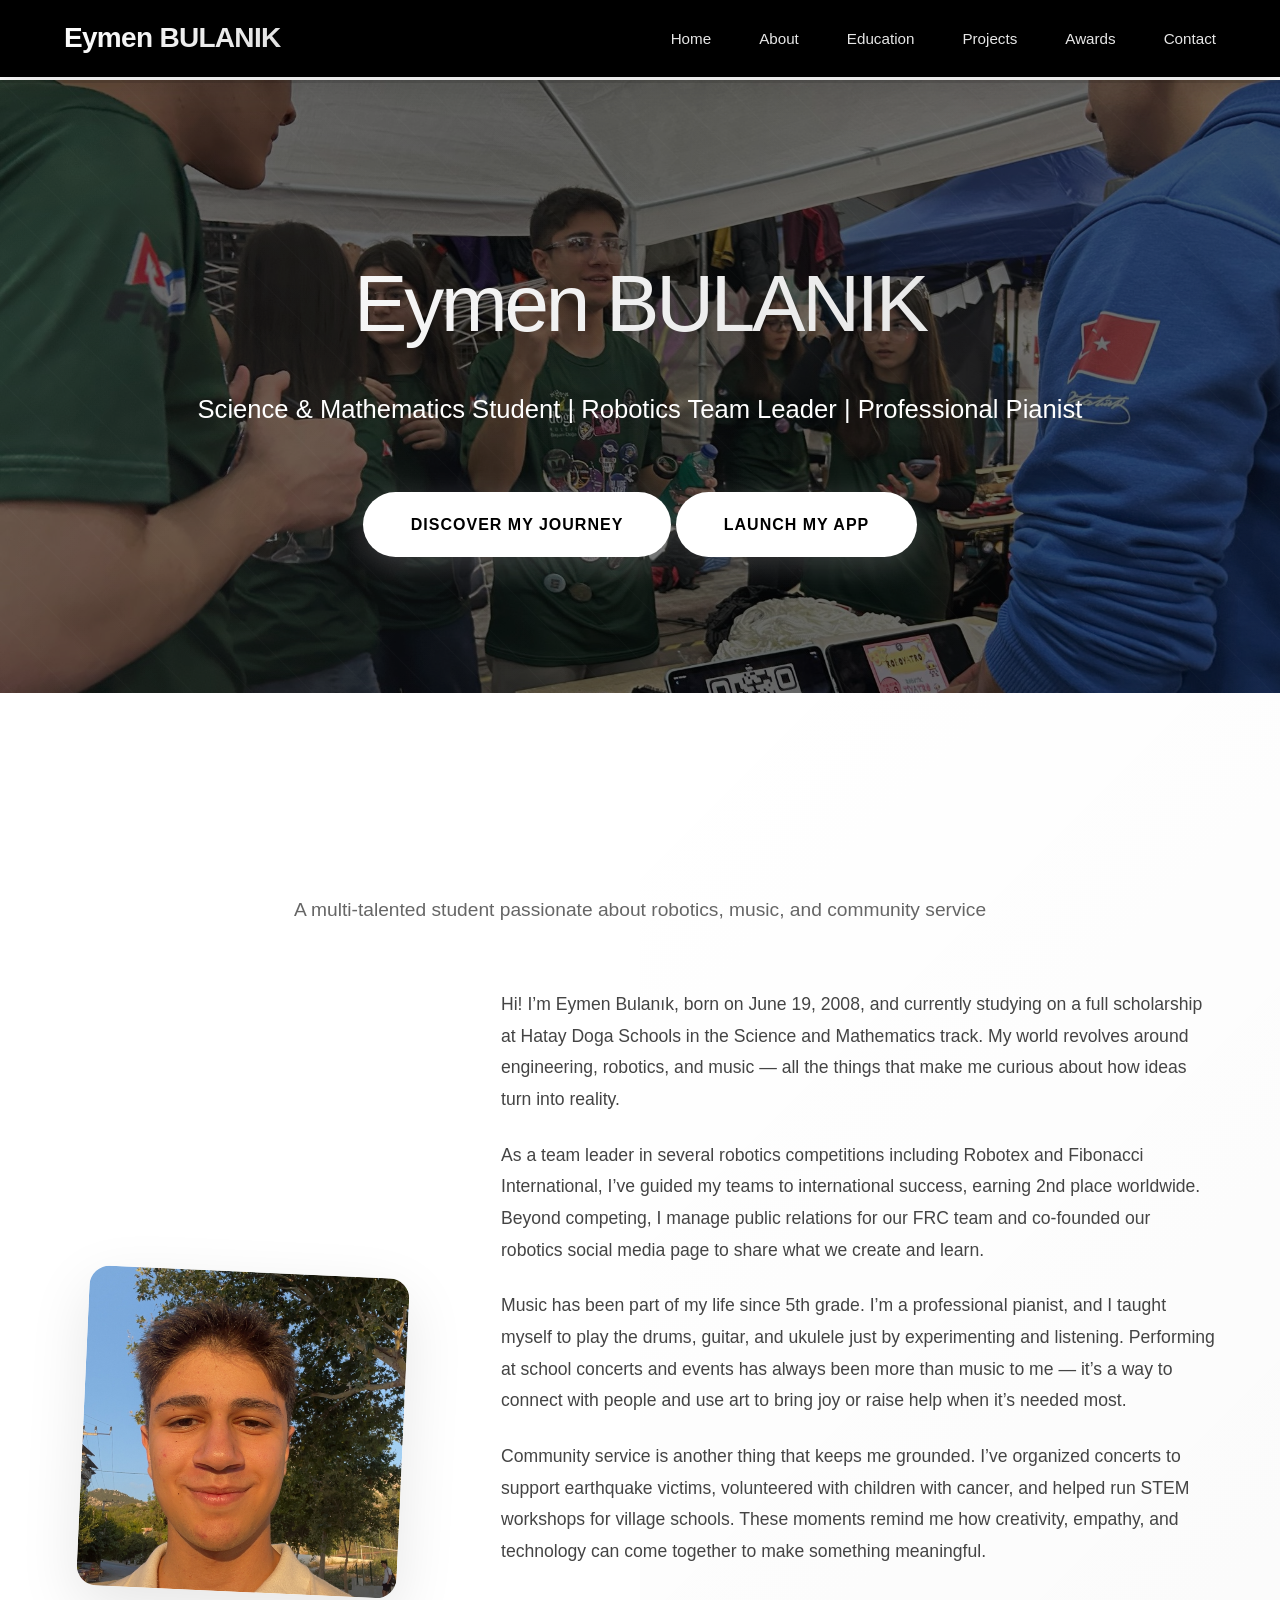
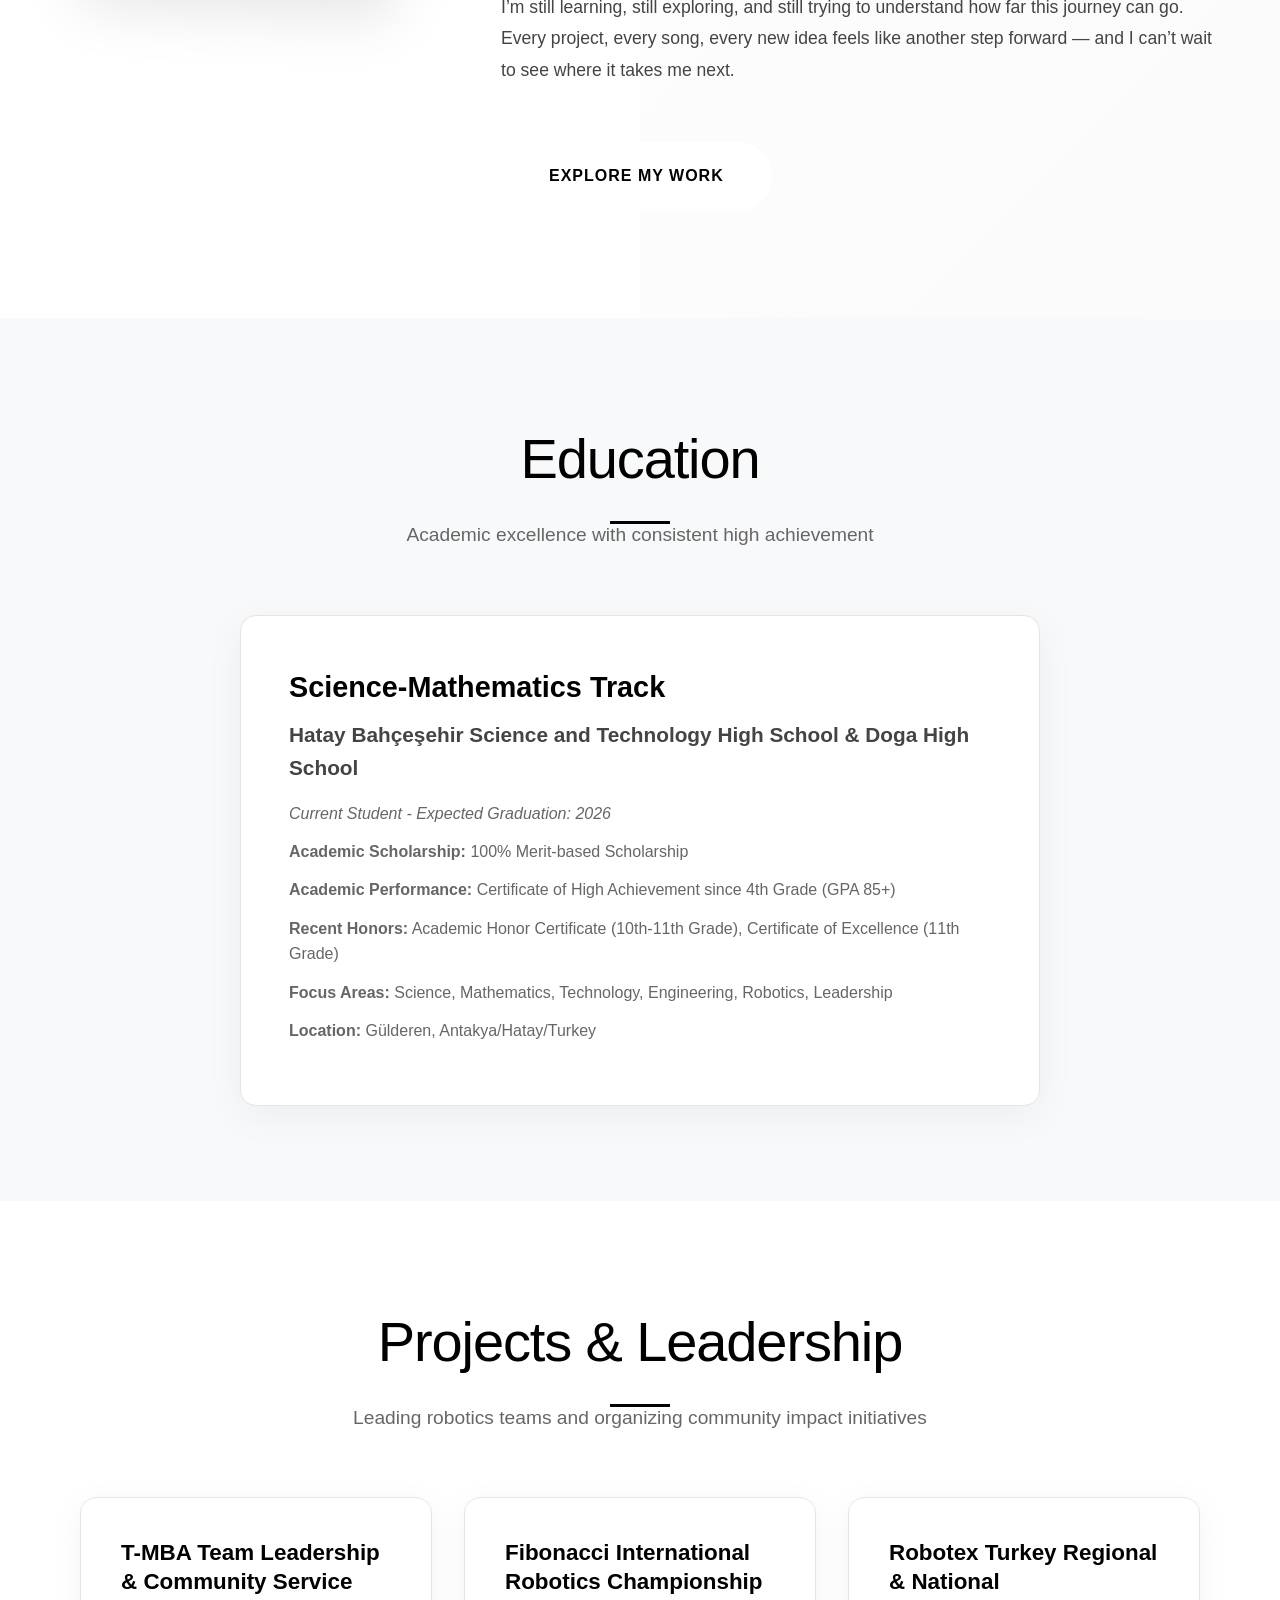
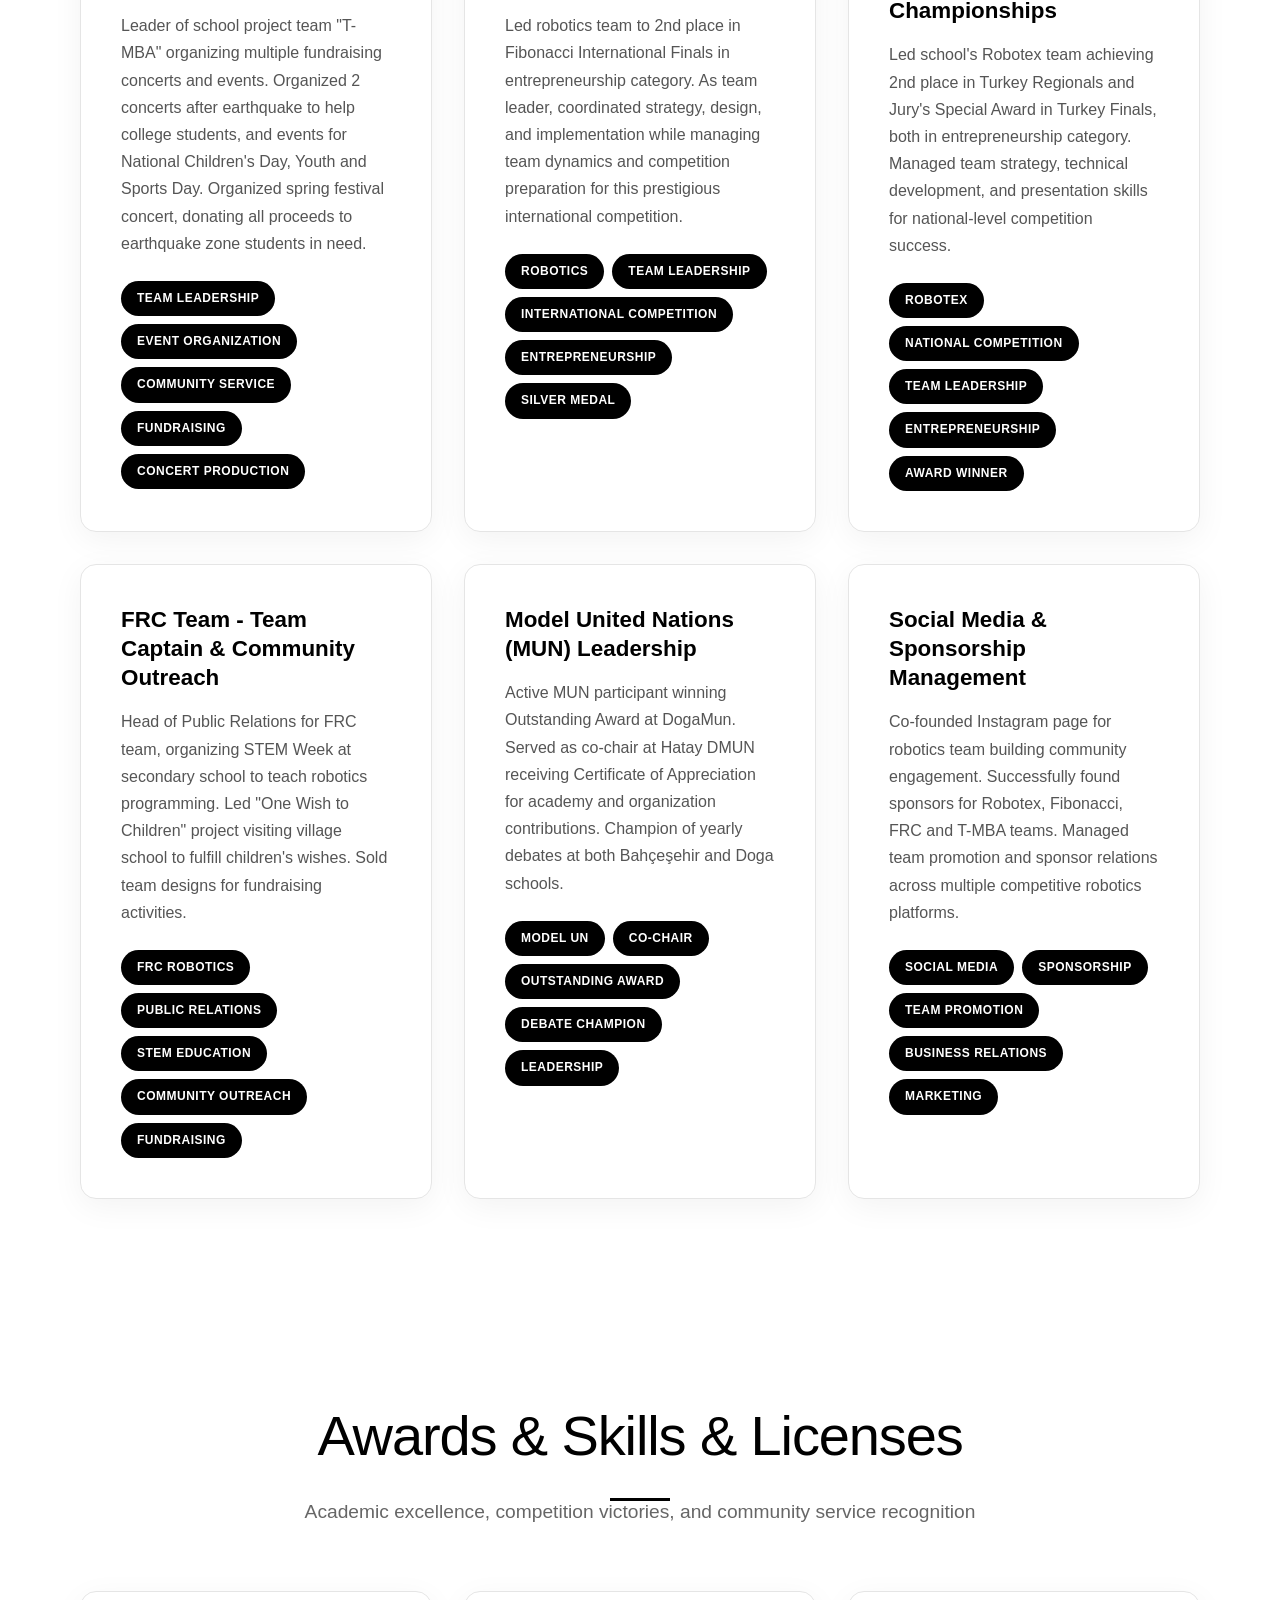
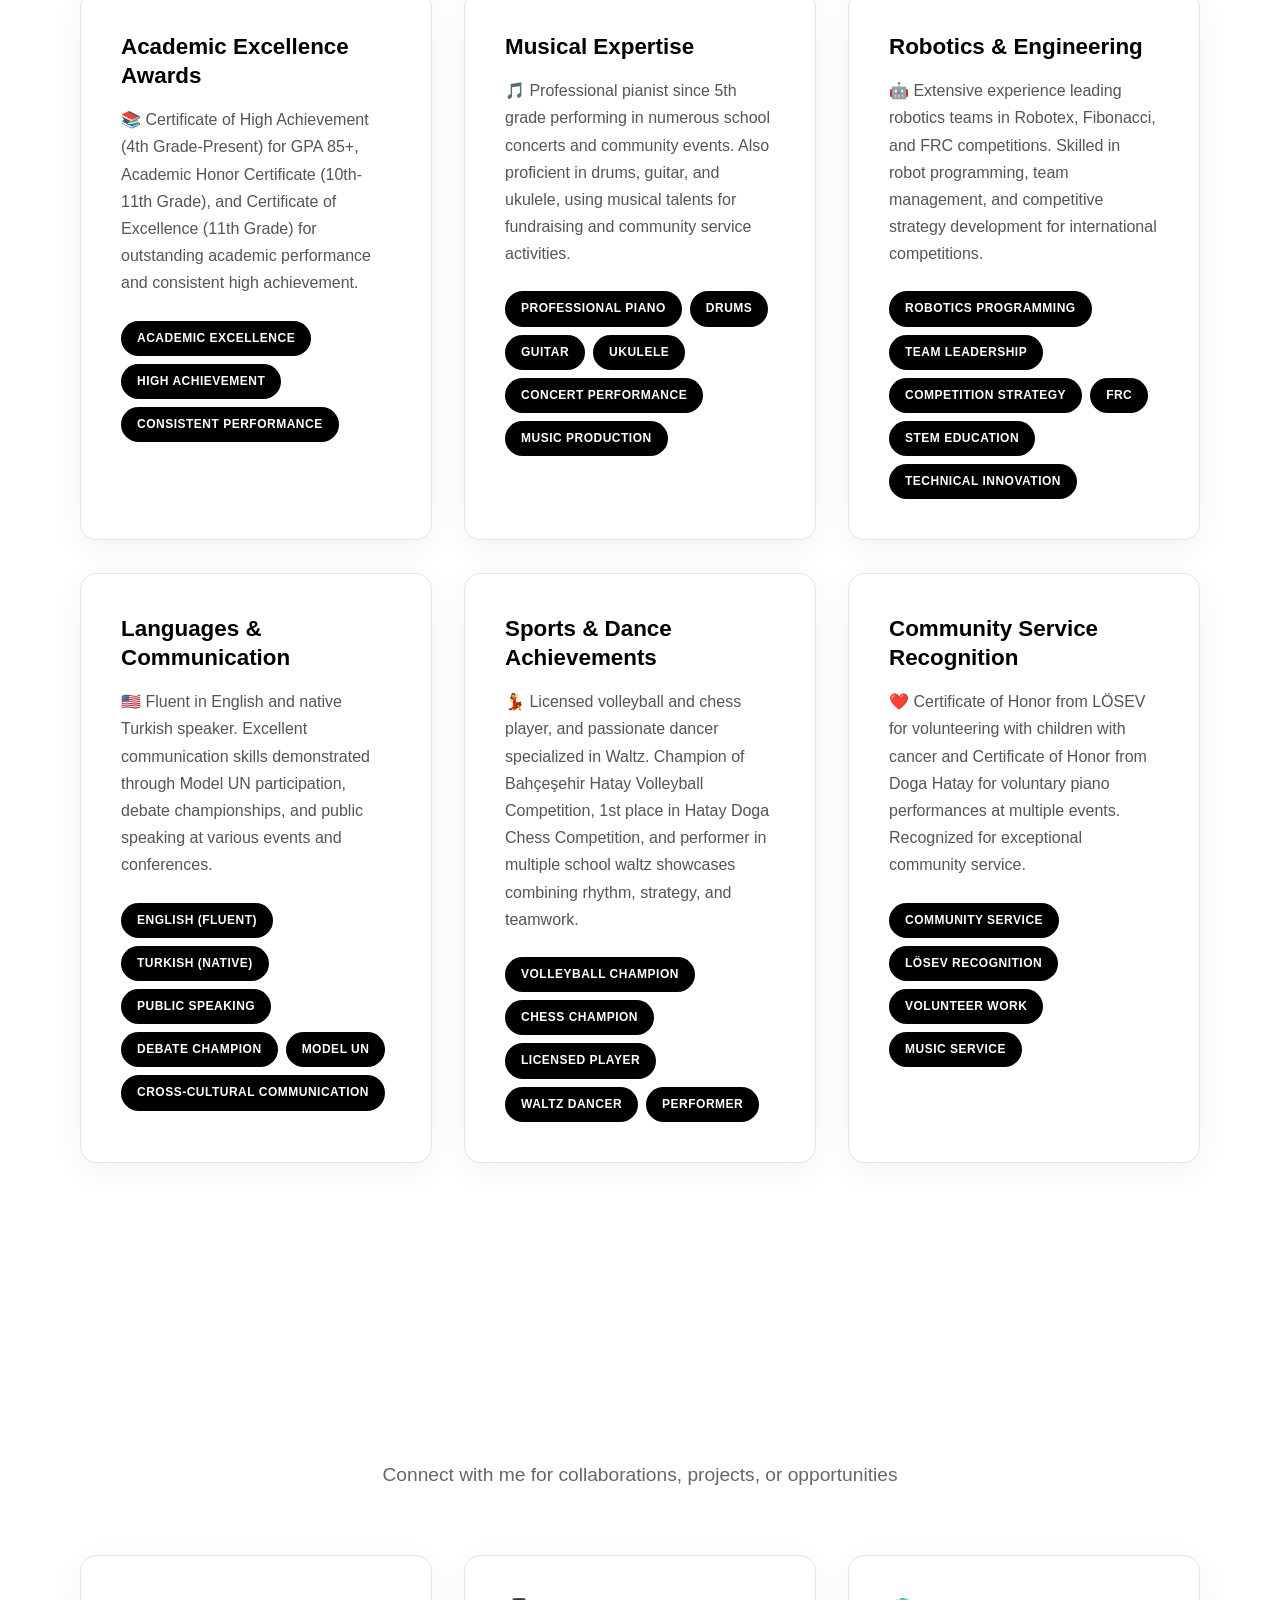
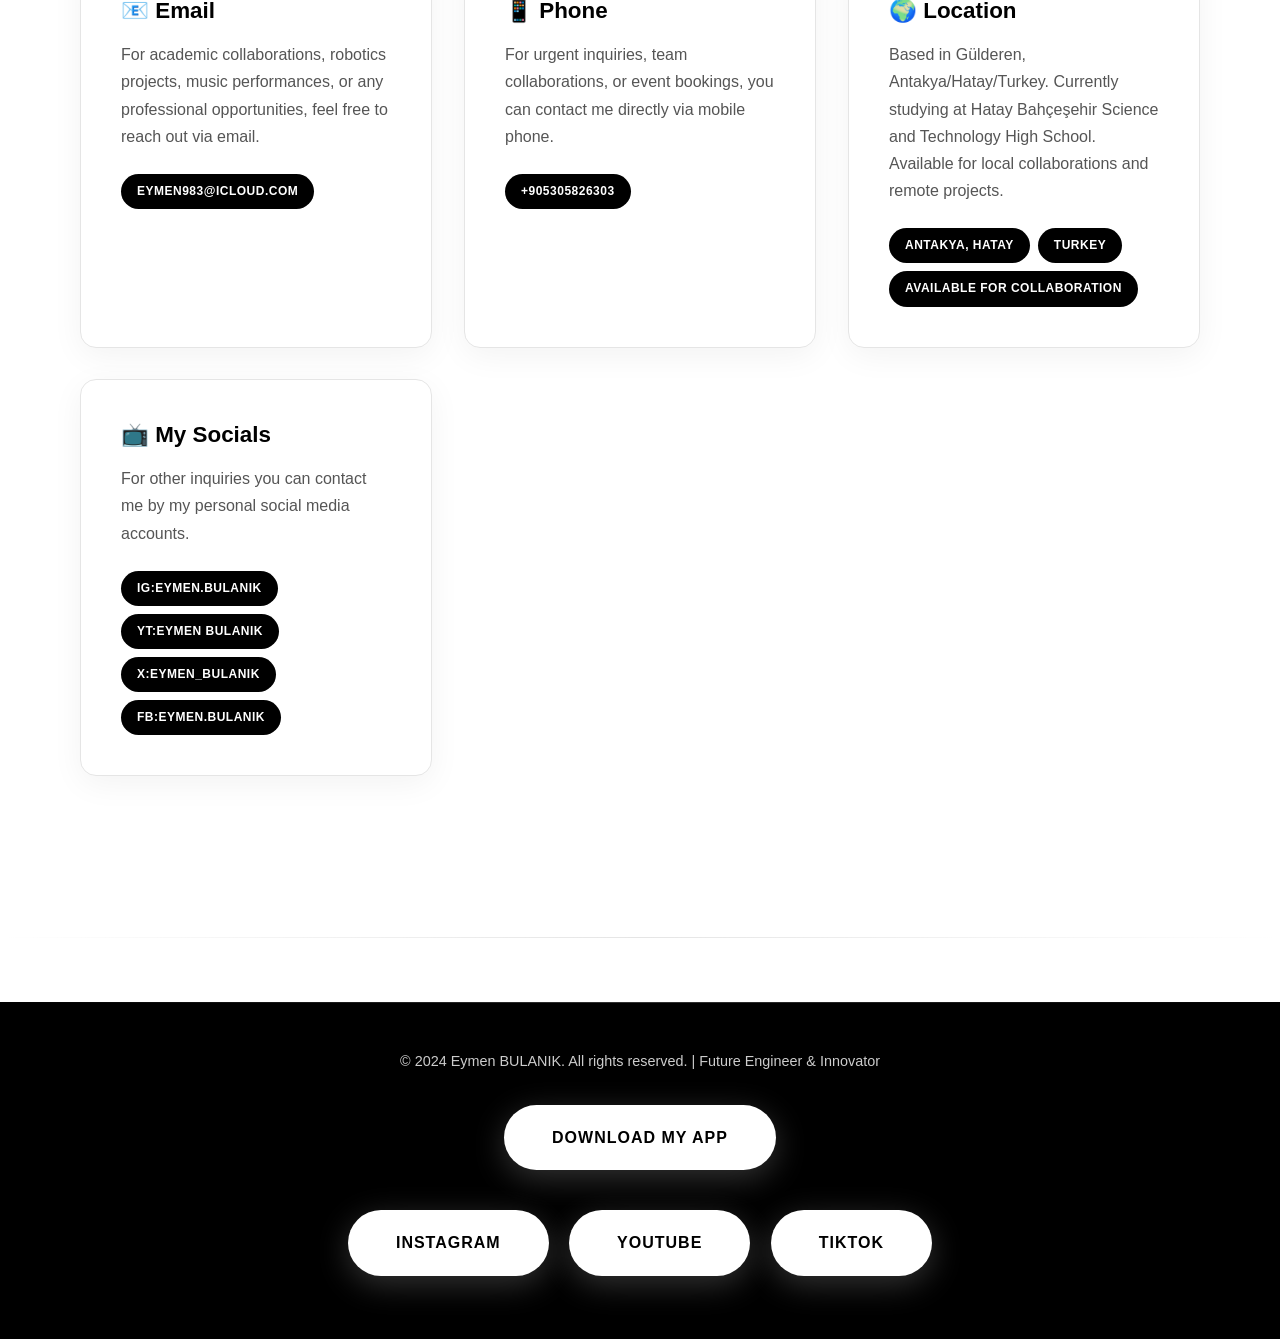
<file: index.html>
<!DOCTYPE html>
<html lang="en">
<head>
    <meta charset="UTF-8">
    <meta name="viewport" content="width=device-width, initial-scale=1.0">
    <title>Eymen BULANIK - Portfolio</title>
    <link rel="stylesheet" href="style.css">
    <link rel="preconnect" href="https://fonts.googleapis.com">
    <link rel="preconnect" href="https://fonts.gstatic.com" crossorigin>
    <meta name="description" content="Eymen BULANIK - Science & Mathematics Student, Robotics Team Leader, and Professional Pianist. Showcasing robotics championships, academic excellence, and community service achievements.">
    <meta name="keywords" content="Eymen BULANIK, robotics, team leadership, piano, music, Model UN, community service, Fibonacci, Robotex, FRC, portfolio">

<body>
    <div class="scroll-indicator">
        <div class="scroll-progress"></div>
    </div>

    <header>
        <nav class="container">
            <div class="logo">Eymen BULANIK</div>
            <ul class="nav-links">
                <li><a href="#home">Home</a></li>
                <li><a href="#about">About</a></li>
                <li><a href="#education">Education</a></li>
                <li><a href="#projects">Projects</a></li>
                <li><a href="#awards">Awards</a></li>
                <li><a href="#contact">Contact</a></li>
            </ul>
        </nav>
    </header>

    <main>
      
        <section id="home" class="hero">
            <div class="container">
                <div class="hero-content">
                    <h1>Eymen BULANIK</h1>
                    <p class="subtitle">Science & Mathematics Student | Robotics Team Leader | Professional Pianist</p>
                    <a href="#about" class="cta-button">Discover My Journey</a>
                    <a href="https://apps.apple.com/app/id6686408566" target="_blank" class="cta-button" style="margin-top: 1rem;">
    Launch My App 
</a>

                </div>
            </div>
        </section>

   
        <section id="about" class="about">
            <div class="container">
                <h2 class="section-title">About Me</h2>
                <p class="section-subtitle">A multi-talented student passionate about robotics, music, and community service</p>
                <div class="about-content">
                    <div class="profile-img">
          <img src="pp2.JPG" alt="Eymen Bulanık">

                    </div>
                    <div class="about-text">
                        <p>Hi! I’m Eymen Bulanık, born on June 19, 2008, and currently studying on a full scholarship at Hatay Doga Schools in the Science and Mathematics track. My world revolves around engineering, robotics, and music — all the things that make me curious about how ideas turn into reality.</p>
                        <p>As a team leader in several robotics competitions including Robotex and Fibonacci International, I’ve guided my teams to international success, earning 2nd place worldwide. Beyond competing, I manage public relations for our FRC team and co-founded our robotics social media page to share what we create and learn.</p>
                        <p>Music has been part of my life since 5th grade. I’m a professional pianist, and I taught myself to play the drums, guitar, and ukulele just by experimenting and listening. Performing at school concerts and events has always been more than music to me — it’s a way to connect with people and use art to bring joy or raise help when it’s needed most.</p>
                        <p>Community service is another thing that keeps me grounded. I’ve organized concerts to support earthquake victims, volunteered with children with cancer, and helped run STEM workshops for village schools. These moments remind me how creativity, empathy, and technology can come together to make something meaningful.</p>
                            <p></p>I’m still learning, still exploring, and still trying to understand how far this journey can go. Every project, every song, every new idea feels like another step forward — and I can’t wait to see where it takes me next.</p>
                        <a href="#projects" class="cta-button" style="margin-top: 2rem;">Explore My Work</a>
                    </div>
                </div>
            </div>
        </section>

       
        <section id="education" class="education">
            <div class="container">
                <h2 class="section-title">Education</h2>
                <p class="section-subtitle">Academic excellence with consistent high achievement</p>
                <div class="education-item education-card">
                    <h3>Science-Mathematics Track</h3>
                    <h4><strong>Hatay Bahçeşehir Science and Technology High School & Doga High School</strong></h4>
                    <p><em>Current Student - Expected Graduation: 2026</em></p>
                    <p><strong>Academic Scholarship:</strong> 100% Merit-based Scholarship</p>
                    <p><strong>Academic Performance:</strong> Certificate of High Achievement since 4th Grade (GPA 85+)</p>
                    <p><strong>Recent Honors:</strong> Academic Honor Certificate (10th-11th Grade), Certificate of Excellence (11th Grade)</p>
                    <p><strong>Focus Areas:</strong> Science, Mathematics, Technology, Engineering, Robotics, Leadership</p>
                    <p><strong>Location:</strong> Gülderen, Antakya/Hatay/Turkey</p>
                </div>
            </div>
        </section>

    
        <section id="projects">
            <div class="container">
                <h2 class="section-title">Projects & Leadership</h2>
                <p class="section-subtitle">Leading robotics teams and organizing community impact initiatives</p>
                
                <div class="card-container">
                    <div class="card">
                        <h3>T-MBA Team Leadership & Community Service</h3>
                        <p>Leader of school project team "T-MBA" organizing multiple fundraising concerts and events. Organized 2 concerts after earthquake to help college students, and events for National Children's Day, Youth and Sports Day. Organized spring festival concert, donating all proceeds to earthquake zone students in need.</p>
                        <div class="tags">
                            <span>Team Leadership</span>
                            <span>Event Organization</span>
                            <span>Community Service</span>
                            <span>Fundraising</span>
                            <span>Concert Production</span>
                        </div>
                    </div>

                    <div class="card">
                        <h3>Fibonacci International Robotics Championship</h3>
                        <p>Led robotics team to 2nd place in Fibonacci International Finals in entrepreneurship category. As team leader, coordinated strategy, design, and implementation while managing team dynamics and competition preparation for this prestigious international competition.</p>
                        <div class="tags">
                            <span>Robotics</span>
                            <span>Team Leadership</span>
                            <span>International Competition</span>
                            <span>Entrepreneurship</span>
                            <span>Silver Medal</span>
                        </div>
                    </div>

                    <div class="card">
                        <h3>Robotex Turkey Regional & National Championships</h3>
                        <p>Led school's Robotex team achieving 2nd place in Turkey Regionals and Jury's Special Award in Turkey Finals, both in entrepreneurship category. Managed team strategy, technical development, and presentation skills for national-level competition success.</p>
                        <div class="tags">
                            <span>Robotex</span>
                            <span>National Competition</span>
                            <span>Team Leadership</span>
                            <span>Entrepreneurship</span>
                            <span>Award Winner</span>
                        </div>
                    </div>

                    <div class="card">
                        <h3>FRC Team - Team Captain & Community Outreach</h3>
                        <p>Head of Public Relations for FRC team, organizing STEM Week at secondary school to teach robotics programming. Led "One Wish to Children" project visiting village school to fulfill children's wishes. Sold team designs for fundraising activities.</p>
                        <div class="tags">
                            <span>FRC Robotics</span>
                            <span>Public Relations</span>
                            <span>STEM Education</span>
                            <span>Community Outreach</span>
                            <span>Fundraising</span>
                        </div>
                    </div>

                    <div class="card">
                        <h3>Model United Nations (MUN) Leadership</h3>
                        <p>Active MUN participant winning Outstanding Award at DogaMun. Served as co-chair at Hatay DMUN receiving Certificate of Appreciation for academy and organization contributions. Champion of yearly debates at both Bahçeşehir and Doga schools.</p>
                        <div class="tags">
                            <span>Model UN</span>
                            <span>Co-chair</span>
                            <span>Outstanding Award</span>
                            <span>Debate Champion</span>
                            <span>Leadership</span>
                        </div>
                    </div>

                    <div class="card static-card">
                        <h3>Social Media & Sponsorship Management</h3>
                        <p>Co-founded Instagram page for robotics team building community engagement. Successfully found sponsors for Robotex, Fibonacci, FRC and T-MBA teams. Managed team promotion and sponsor relations across multiple competitive robotics platforms.</p>
                        <div class="tags">
                            <span>Social Media</span>
                            <span>Sponsorship</span>
                            <span>Team Promotion</span>
                            <span>Business Relations</span>
                            <span>Marketing</span>
                        </div>
                    </div>
                </div>
            </div>
        </section>

        
        <section id="awards" class="awards">
            <div class="container">
                <h2 class="section-title">Awards & Skills & Licenses</h2>
                <p class="section-subtitle">Academic excellence, competition victories, and community service recognition</p>
                <div class="card-container">
                    <div class="card">
                        <h3>Academic Excellence Awards</h3>
                        <p>📚 Certificate of High Achievement (4th Grade-Present) for GPA 85+, Academic Honor Certificate (10th-11th Grade), and Certificate of Excellence (11th Grade) for outstanding academic performance and consistent high achievement.</p>
                        <div class="tags">
                            <span>Academic Excellence</span>
                            <span>High Achievement</span>
                            <span>Consistent Performance</span>
                        </div>
                    </div>

                    <div class="card">
                        <h3>Musical Expertise</h3>
                        <p>🎵 Professional pianist since 5th grade performing in numerous school concerts and community events. Also proficient in drums, guitar, and ukulele, using musical talents for fundraising and community service activities.</p>
                        <div class="tags">
                            <span>Professional Piano</span>
                            <span>Drums</span>
                            <span>Guitar</span>
                            <span>Ukulele</span>
                            <span>Concert Performance</span>
                            <span>Music Production</span>
                        </div>
                    </div>

                    <div class="card">
                        <h3>Robotics & Engineering</h3>
                        <p>🤖 Extensive experience leading robotics teams in Robotex, Fibonacci, and FRC competitions. Skilled in robot programming, team management, and competitive strategy development for international competitions.</p>
                        <div class="tags">
                            <span>Robotics Programming</span>
                            <span>Team Leadership</span>
                            <span>Competition Strategy</span>
                            <span>FRC</span>
                            <span>STEM Education</span>
                            <span>Technical Innovation</span>
                        </div>
                    </div>

                    <div class="card">
                        <h3>Languages & Communication</h3>
                        <p>🇺🇸 Fluent in English and native Turkish speaker. Excellent communication skills demonstrated through Model UN participation, debate championships, and public speaking at various events and conferences.</p>
                        <div class="tags">
                            <span>English (Fluent)</span>
                            <span>Turkish (Native)</span>
                            <span>Public Speaking</span>
                            <span>Debate Champion</span>
                            <span>Model UN</span>
                            <span>Cross-cultural Communication</span>
                        </div>
                    </div>

                    <div class="card">
                         <h3>Sports & Dance Achievements</h3>
                             <p>💃 Licensed volleyball and chess player, and passionate dancer specialized in Waltz. Champion of Bahçeşehir Hatay Volleyball Competition, 1st place in Hatay Doga Chess Competition, and performer in multiple school waltz showcases combining rhythm, strategy, and teamwork.</p>
                          <div class="tags">
                            <span>Volleyball Champion</span>
                           <span>Chess Champion</span>
                            <span>Licensed Player</span>
                           <span>Waltz Dancer</span>
                            <span>Performer</span>
                            </div>
 </div>
                    <div class="card">
                        <h3>Community Service Recognition</h3>
                        <p>❤️ Certificate of Honor from LÖSEV for volunteering with children with cancer and Certificate of Honor from Doga Hatay for voluntary piano performances at multiple events. Recognized for exceptional community service.</p>
                        <div class="tags">
                            <span>Community Service</span>
                            <span>LÖSEV Recognition</span>
                            <span>Volunteer Work</span>
                            <span>Music Service</span>
                        </div>
                    </div>
                </div>
            </div>
        </section>

        
        

       
       
        <section id="contact" class="contact">
            <div class="container">
                <h2 class="section-title">Get In Touch</h2>
                <p class="section-subtitle">Connect with me for collaborations, projects, or opportunities</p>
                <div class="card-container">
                    <div class="card static-card">
                        <h3>📧 Email</h3>
                        <p>For academic collaborations, robotics projects, music performances, or any professional opportunities, feel free to reach out via email.</p>
                        <div class="tags">
                            <span>eymen983@icloud.com</span>
                        </div>
                    </div>

                    <div class="card static-card">
                        <h3>📱 Phone</h3>
                        <p>For urgent inquiries, team collaborations, or event bookings, you can contact me directly via mobile phone.</p>
                        <div class="tags">
                            <span>+905305826303</span>
                        </div>
                    </div>

                    <div class="card static-card">
                        <h3>🌍 Location</h3>
                        <p>Based in Gülderen, Antakya/Hatay/Turkey. Currently studying at Hatay Bahçeşehir Science and Technology High School. Available for local collaborations and remote projects.</p>
                        <div class="tags">
                            <span>Antakya, Hatay</span>
                            <span>Turkey</span>
                            <span>Available for Collaboration</span>
                        </div>
                    </div>

                    <div class="card static-card">
                        <h3>📺 My Socials</h3>
                        <p>For other inquiries you can contact me by my personal social media accounts.</p>
                        <div class="tags">
                            <span>ig:eymen.bulanik</span>
                            <span>yt:Eymen Bulanık</span>
                            <span>x:eymen_bulanik</span>
                            <span>fb:eymen.bulanik</span>
                        </div>
                    </div>
                </div>
            </div>
        </section>
    </main>

  
    <div id="projectModal" class="modal-overlay">
        <div class="modal-content">
            <div class="modal-header">
                <h2 id="modalTitle">Project Details</h2>
                <button class="modal-close" onclick="closeProjectModal()">&times;</button>
            </div>
            <div class="modal-body">
                <div class="project-hero">
                    <div class="project-hero-content">
                        <h1 id="projectMainTitle">Project Title</h1>
                        <p id="projectSubtitle" class="project-subtitle">Project Category • Timeline</p>
                        <div id="projectDescription" class="project-description">
                            <p>Detailed project description will appear here. This section showcases the goals, challenges overcome, and key outcomes of the project. Future content will include comprehensive project documentation, process insights, and results achieved.</p>
                        </div>
                    </div>
                </div>

                <div class="project-content">
                    <section class="project-section">
                        <h3>Project Gallery</h3>
                        <div id="projectImages" class="project-gallery">
                            <div class="gallery-placeholder">
                                <span>📸</span>
                                <p>Project images will be displayed here</p>
                            </div>
                        </div>
                    </section>

                    <section class="project-section">
                        <h3>Video Demonstrations</h3>
                        <div id="projectVideos" class="project-videos">
                            <div class="video-placeholder">
                                <span>🎥</span>
                                <p>Project videos and demos will be displayed here</p>
                            </div>
                        </div>
                    </section>

                    <section class="project-section">
                        <h3>Technologies & Skills</h3>
                        <div id="projectSkills" class="project-skills">
                            <div class="skill-tag">JavaScript</div>
                            <div class="skill-tag">HTML5</div>
                            <div class="skill-tag">CSS3</div>
                            <div class="skill-tag">Responsive Design</div>
                        </div>
                    </section>

                    <section class="project-section">
                        <h3>Achievements & Recognition</h3>
                        <div id="projectAchievements" class="project-achievements">
                            <div class="achievement-card">
                                <h4>Achievement Title</h4>
                                <p>Awards, recognition, and notable outcomes will be displayed here with detailed descriptions and impact metrics.</p>
                            </div>
                        </div>
                    </section>
                </div>
            </div>
            <div class="modal-footer">
                <button class="modal-btn primary" onclick="closeProjectModal()">Close Project</button>
            </div>
        </div>
    </div>

    <div class="section-divider"></div>

    <footer>
    <div class="container">
        <p>&copy; 2024 Eymen BULANIK. All rights reserved. | Future Engineer & Innovator</p>
        
        <div style="margin-top: 1.5rem;">
            <a href="https://apps.apple.com/app/id6686408566" 
               target="_blank" 
               class="cta-button" 
               style="background:white; color:black; margin:0.5rem;">
               Download My App
            </a>
        </div>

        <div style="margin-top: 1rem;">
            <a href="https://www.instagram.com/eymen.bulanik" 
               target="_blank" 
               class="cta-button" 
               style="background:white; color:black; margin:0.5rem;">
               Instagram
            </a>
            
            <a href="https://www.youtube.com/@eymen.bulanik" 
               target="_blank" 
               class="cta-button" 
               style="background:white; color:black; margin:0.5rem;">
               YouTube
            </a>
            
            <a href="https://www.tiktok.com/@eymen.bulanik" 
               target="_blank" 
               class="cta-button" 
               style="background:white; color:black; margin:0.5rem;">
               TikTok
            </a>
        </div>
    </div>
</footer>


    <script src="script.js"></script>
</body>
</html>
</file>
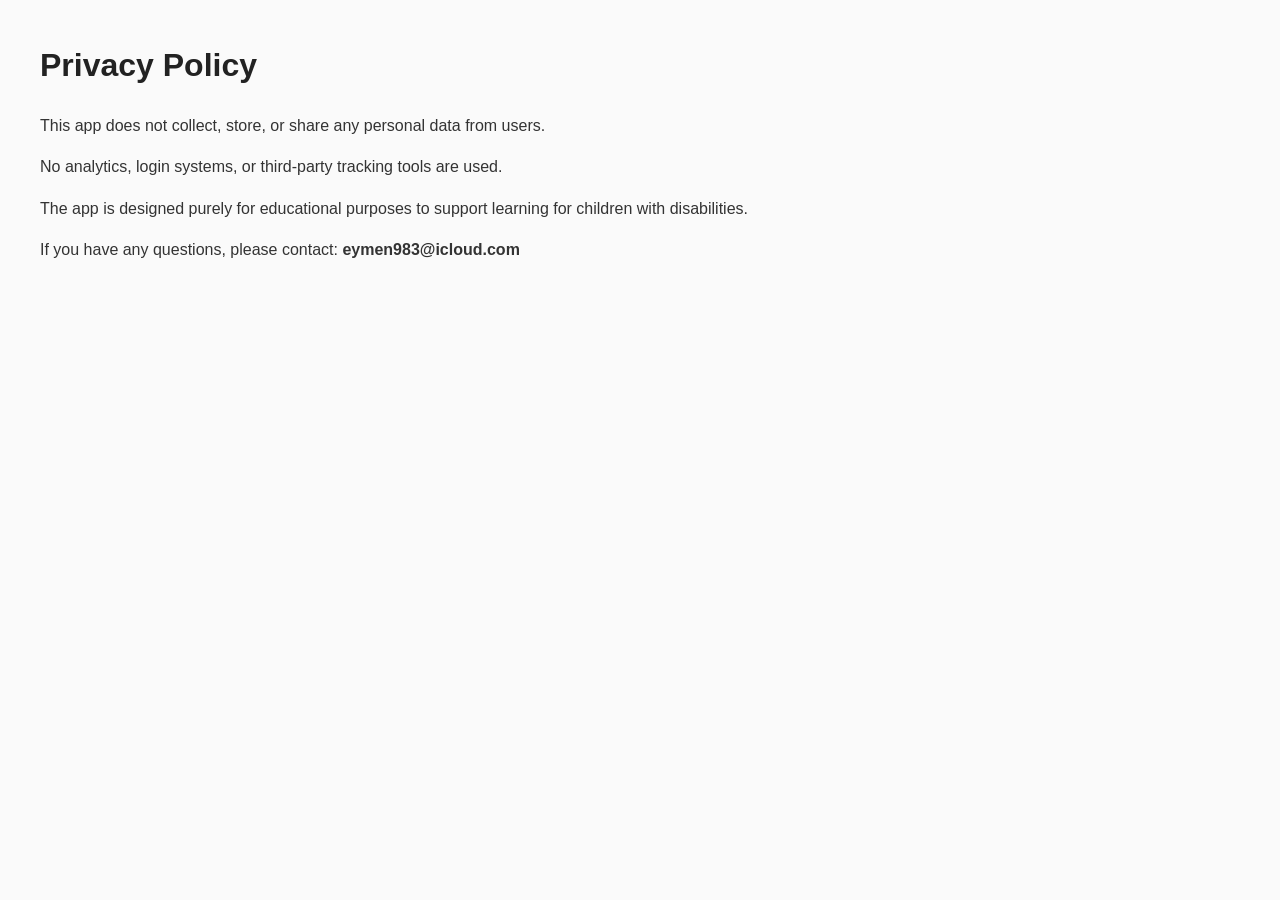
<file: privacy.html>
<!DOCTYPE html>
<html lang="en">
<head>
  <meta charset="UTF-8">
  <meta name="viewport" content="width=device-width, initial-scale=1.0">
  <title>Privacy Policy</title>
  <style>
    body {
      font-family: Arial, sans-serif;
      background-color: #fafafa;
      margin: 40px;
      line-height: 1.6;
      color: #333;
    }
    h1 { color: #222; }
  </style>
</head>
<body>
  <h1>Privacy Policy</h1>
  <p>This app does not collect, store, or share any personal data from users.</p>
  <p>No analytics, login systems, or third-party tracking tools are used.</p>
  <p>The app is designed purely for educational purposes to support learning for children with disabilities.</p>
  <p>If you have any questions, please contact: <strong>eymen983@icloud.com</strong></p>
</body>
</html>
</file>
<file: style.css>
:root {
    --primary-black: #000000;
    --secondary-black: #1a1a1a;
    --accent-gray: #2a2a2a;
    --light-gray: #f8f9fa;
    --white: #ffffff;
    --border-light: #e5e5e5;
    --shadow-light: rgba(0, 0, 0, 0.05);
    --shadow-medium: rgba(0, 0, 0, 0.1);
    --shadow-strong: rgba(0, 0, 0, 0.15);
    --gradient-tech: linear-gradient(135deg, #000000 0%, #1a1a1a 100%);
    --transition-smooth: all 0.3s cubic-bezier(0.4, 0, 0.2, 1);
    --transition-bounce: all 0.4s cubic-bezier(0.175, 0.885, 0.32, 1.275);
}

* {
    margin: 0;
    padding: 0;
    box-sizing: border-box;
}

body {
    font-family: -apple-system, BlinkMacSystemFont, 'Segoe UI', Roboto, 'Helvetica Neue', Arial, sans-serif;
    line-height: 1.6;
    color: #222;
    background-color: var(--white);
    overflow-x: hidden;
}

.container {
    max-width: 1200px;
    margin: 0 auto;
    padding: 0 24px;
}


header {
    background: var(--primary-black);
    color: white;
    padding: 1rem 0;
    position: fixed;
    width: 100%;
    top: 0;
    z-index: 1000;
    box-shadow: 0 8px 32px rgba(0,0,0,0.12);
    backdrop-filter: blur(20px);
    border-bottom: 1px solid rgba(255,255,255,0.1);
}

nav {
    display: flex;
    justify-content: space-between;
    align-items: center;
}

.logo {
    font-size: 1.75rem;
    font-weight: 700;
    letter-spacing: -0.025em;
    background: linear-gradient(135deg, #ffffff 0%, #e0e0e0 100%);
    -webkit-background-clip: text;
    -webkit-text-fill-color: transparent;
    background-clip: text;
}

.nav-links {
    display: flex;
    list-style: none;
    gap: 3rem;
}

.nav-links a {
    color: rgba(255,255,255,0.9);
    text-decoration: none;
    font-weight: 500;
    font-size: 0.95rem;
    transition: var(--transition-smooth);
    position: relative;
    padding: 0.5rem 0;
}

.nav-links a:hover {
    color: white;
    transform: translateY(-1px);
}

.nav-links a::after {
    content: '';
    position: absolute;
    width: 0;
    height: 2px;
    bottom: 0;
    left: 50%;
    background: linear-gradient(90deg, transparent, white, transparent);
    transition: var(--transition-smooth);
    transform: translateX(-50%);
}

.nav-links a:hover::after {
    width: 100%;
}


main {
    margin-top: 80px;
}

section {
    padding: 6rem 0;
    position: relative;
}

.section-title {
    text-align: center;
    font-size: 3.5rem;
    margin-bottom: 1rem;
    color: var(--primary-black);
    font-weight: 300;
    letter-spacing: -0.02em;
    position: relative;
}

.section-title::after {
    content: '';
    position: absolute;
    bottom: -20px;
    left: 50%;
    transform: translateX(-50%);
    width: 60px;
    height: 3px;
    background: var(--primary-black);
}

.section-subtitle {
    text-align: center;
    font-size: 1.2rem;
    color: #666;
    margin-bottom: 4rem;
    font-weight: 400;
}

/* Enhanced Hero Section */
.hero {
    background: linear-gradient(rgba(0,0,0,0.6), rgba(0,0,0,0.6)), 
                url('frc/explain2.JPG') top/cover no-repeat;
    color: white;
    text-align: center;
    padding: 10rem 0 8rem;
    position: relative;
    overflow: hidden;
}

.hero::before {
    content: '';
    position: absolute;
    top: 0;
    left: 0;
    right: 0;
    bottom: 0;
    background: 
        radial-gradient(circle at 20% 80%, rgba(255,255,255,0.05) 0%, transparent 50%),
        radial-gradient(circle at 80% 20%, rgba(255,255,255,0.05) 0%, transparent 50%);
}

.hero::after {
    content: '';
    position: absolute;
    top: 0;
    left: 0;
    right: 0;
    bottom: 0;
    background: linear-gradient(45deg, transparent 49%, rgba(255,255,255,0.02) 50%, transparent 51%);
    background-size: 60px 60px;
    animation: float 20s ease-in-out infinite;
}

@keyframes float {
    0%, 100% { transform: translateY(0) rotate(0deg); }
    50% { transform: translateY(-10px) rotate(1deg); }
}

.hero-content {
    position: relative;
    z-index: 2;
}

.hero h1 {
    font-size: 5rem;
    margin-bottom: 1.5rem;
    font-weight: 200;
    letter-spacing: -0.04em;
    background: linear-gradient(135deg, #ffffff 0%, #e0e0e0 100%);
    -webkit-background-clip: text;
    -webkit-text-fill-color: transparent;
    background-clip: text;
    animation: fadeInUp 1s ease-out;
}

@keyframes fadeInUp {
    from {
        opacity: 0;
        transform: translateY(30px);
    }
    to {
        opacity: 1;
        transform: translateY(0);
    }
}

.hero .subtitle {
    font-size: 1.6rem;
    margin-bottom: 3rem;
    opacity: 0.85;
    font-weight: 300;
    animation: fadeInUp 1s ease-out 0.2s both;
    line-height: 1.4;
}


.cta-button {
    background: white;
    color: var(--primary-black);
    padding: 1.25rem 3rem;
    border: none;
    border-radius: 50px;
    font-size: 1rem;
    font-weight: 600;
    text-decoration: none;
    display: inline-block;
    transition: var(--transition-bounce);
    text-transform: uppercase;
    letter-spacing: 1px;
    position: relative;
    overflow: hidden;
    animation: fadeInUp 1s ease-out 0.4s both;
    box-shadow: 0 8px 32px rgba(255,255,255,0.2);
}

.cta-button::before {
    content: '';
    position: absolute;
    top: 0;
    left: -100%;
    width: 100%;
    height: 100%;
    background: linear-gradient(90deg, transparent, rgba(0,0,0,0.1), transparent);
    transition: left 0.6s ease;
}

.cta-button:hover::before {
    left: 100%;
}

.cta-button:hover {
    transform: translateY(-3px) scale(1.05);
    box-shadow: 0 15px 40px rgba(255,255,255,0.3);
}


.about {
    background: white;
    position: relative;
}

.about::before {
    content: '';
    position: absolute;
    top: 0;
    right: 0;
    width: 50%;
    height: 100%;
    background: linear-gradient(135deg, transparent 0%, rgba(0,0,0,0.02) 100%);
    pointer-events: none;
}

.about-content {
    display: grid;
    grid-template-columns: 1fr 2fr;
    gap: 5rem;
    align-items: center;
}

.profile-img {
    width: 100%;
    max-width: 320px;
    height: 320px;
    border-radius: 20px;
    overflow: hidden;
    margin: 0 auto;
    box-shadow: 0 20px 60px var(--shadow-medium);
    transition: var(--transition-smooth);
}

.profile-img img {
    width: 100%;
    height: 100%;
    object-fit: cover;
    display: block;
}


@keyframes slide {
    0% { transform: translateX(-30px) translateY(-30px); }
    100% { transform: translateX(30px) translateY(30px); }
}

.profile-img:hover {
    transform: scale(1.05) rotate(2deg);
    box-shadow: 0 30px 80px var(--shadow-strong);
}

.about-text {
    font-size: 1.1rem;
    line-height: 1.8;
    color: #444;
}

.about-text p {
    margin-bottom: 1.5rem;
}


.education {
    background: var(--light-gray);
}

.education-card {
    background: white;
    border: 1px solid var(--border-light);
    border-radius: 16px;
    padding: 3rem;
    box-shadow: 0 10px 40px var(--shadow-light);
    transition: var(--transition-smooth);
    position: relative;
    overflow: hidden;
    max-width: 800px;
    margin: 0 auto;
}

.education-card::before {
    content: '';
    position: absolute;
    top: 0;
    left: 0;
    width: 4px;
    height: 100%;
    background: var(--primary-black);
    transform: scaleY(0);
    transition: var(--transition-smooth);
    transform-origin: top;
}

.education-card:hover::before {
    transform: scaleY(1);
}

.education-card:hover {
    transform: translateY(-8px);
    box-shadow: 0 20px 60px var(--shadow-medium);
}

.education-card h3 {
    font-size: 1.8rem;
    margin-bottom: 0.5rem;
    color: var(--primary-black);
    font-weight: 600;
}

.education-card h4 {
    font-size: 1.3rem;
    margin-bottom: 1rem;
    color: #444;
    font-weight: 500;
}

.education-card p {
    margin-bottom: 0.8rem;
    color: #666;
    line-height: 1.6;
}


.card-container {
    display: grid;
    grid-template-columns: repeat(auto-fit, minmax(350px, 1fr));
    gap: 2rem;
    margin-top: 3rem;
    padding: 0 1rem;
}

.card {
    background: white;
    border: 1px solid var(--border-light);
    border-radius: 16px;
    padding: 2.5rem;
    box-shadow: 0 8px 32px var(--shadow-light);
    transition: var(--transition-smooth);
    position: relative;
    overflow: hidden;
    transform-style: preserve-3d;
}

.card::before {
    content: '';
    position: absolute;
    top: 0;
    left: 0;
    right: 0;
    height: 4px;
    background: linear-gradient(90deg, var(--primary-black), var(--accent-gray));
    transform: scaleX(0);
    transition: var(--transition-smooth);
    transform-origin: left;
}

.card:hover::before {
    transform: scaleX(1);
}

.card:hover {
    transform: translateY(-12px) rotateX(5deg);
    box-shadow: 0 25px 80px var(--shadow-medium);
    border-color: rgba(0,0,0,0.1);
}

.card h3 {
    font-size: 1.4rem;
    margin-bottom: 1rem;
    color: var(--primary-black);
    font-weight: 600;
    line-height: 1.3;
}

.card p {
    color: #555;
    line-height: 1.7;
    margin-bottom: 1.5rem;
}

.tags {
    margin-top: 1.5rem;
    display: flex;
    flex-wrap: wrap;
    gap: 0.5rem;
}

.tags span {
    background: var(--primary-black);
    color: white;
    padding: 0.5rem 1rem;
    border-radius: 25px;
    font-size: 0.75rem;
    font-weight: 600;
    text-transform: uppercase;
    letter-spacing: 0.5px;
    transition: var(--transition-smooth);
}

.tags span:hover {
    background: var(--accent-gray);
    transform: scale(1.05);
}


.code {
    background: var(--light-gray);
    position: relative;
}

.code::before {
    content: '';
    position: absolute;
    top: 0;
    left: 0;
    width: 100%;
    height: 100%;
    background: 
        radial-gradient(circle at 25% 25%, rgba(0,0,0,0.02) 0%, transparent 50%),
        radial-gradient(circle at 75% 75%, rgba(0,0,0,0.02) 0%, transparent 50%);
    pointer-events: none;
}

.code-tabs {
    display: flex;
    justify-content: center;
    margin-bottom: 3rem;
    gap: 0;
    border: 2px solid var(--primary-black);
    border-radius: 12px;
    max-width: 600px;
    margin-left: auto;
    margin-right: auto;
    margin-bottom: 3rem;
    overflow: hidden;
    box-shadow: 0 8px 32px var(--shadow-light);
}

.code-tab {
    background: white;
    color: var(--primary-black);
    padding: 1.2rem 2.5rem;
    border: none;
    cursor: pointer;
    font-weight: 600;
    font-size: 1rem;
    transition: var(--transition-smooth);
    flex: 1;
    text-transform: uppercase;
    letter-spacing: 1px;
    position: relative;
}

.code-tab:not(:last-child) {
    border-right: 2px solid var(--primary-black);
}

.code-tab.active {
    background: var(--primary-black);
    color: white;
}

.code-tab:hover:not(.active) {
    background: var(--light-gray);
    transform: translateY(-2px);
}

.code-content {
    display: none;
    background: white;
    border: 2px solid var(--primary-black);
    border-radius: 16px;
    padding: 0;
    margin-bottom: 2rem;
    box-shadow: 0 15px 50px var(--shadow-medium);
    overflow: hidden;
}

.code-content.active {
    display: block;
    animation: fadeIn 0.5s ease-out;
}

@keyframes fadeIn {
    from { opacity: 0; transform: translateY(20px); }
    to { opacity: 1; transform: translateY(0); }
}

.code-header {
    background: var(--primary-black);
    color: white;
    padding: 1.5rem 2rem;
    font-weight: 600;
    border-bottom: 2px solid var(--primary-black);
    position: relative;
    display: flex;
    justify-content: space-between;
    align-items: center;
}

.code-block {
    background: #fafafa;
    padding: 2.5rem;
    overflow-x: auto;
    font-family: 'SF Mono', 'Monaco', 'Inconsolata', 'Roboto Mono', monospace;
    font-size: 0.9rem;
    line-height: 1.6;
    max-height: 600px;
    overflow-y: auto;
}

.code-block pre {
    margin: 0;
    white-space: pre;
    word-wrap: normal;
}

.copy-button {
    background: rgba(255,255,255,0.2);
    color: white;
    border: 1px solid rgba(255,255,255,0.3);
    border-radius: 8px;
    padding: 0.6rem 1.2rem;
    cursor: pointer;
    font-size: 0.85rem;
    transition: var(--transition-smooth);
    font-weight: 500;
}

.copy-button:hover {
    background: rgba(255,255,255,0.3);
    transform: scale(1.05);
}


.download-btn {
    background: var(--primary-black);
    color: white;
    border: 2px solid var(--primary-black);
    border-radius: 50px;
    padding: 1rem 2.5rem;
    font-size: 1rem;
    font-weight: 600;
    cursor: pointer;
    transition: var(--transition-smooth);
    text-transform: uppercase;
    letter-spacing: 1px;
    position: relative;
    overflow: hidden;
    display: inline-flex;
    align-items: center;
    gap: 0.5rem;
    box-shadow: 0 8px 32px var(--shadow-light);
}

.download-btn::before {
    content: '';
    position: absolute;
    top: 0;
    left: -100%;
    width: 100%;
    height: 100%;
    background: linear-gradient(90deg, transparent, rgba(255,255,255,0.2), transparent);
    transition: left 0.6s ease;
}

.download-btn:hover::before {
    left: 100%;
}

.download-btn:hover {
    background: white;
    color: var(--primary-black);
    transform: translateY(-3px) scale(1.05);
    box-shadow: 0 15px 40px var(--shadow-medium);
}

.download-btn:active {
    transform: translateY(-1px) scale(1.02);
}


.scroll-indicator {
    position: fixed;
    top: 80px;
    left: 0;
    width: 100%;
    height: 3px;
    background: rgba(0,0,0,0.1);
    z-index: 1000;
    backdrop-filter: blur(10px);
}

.scroll-progress {
    height: 100%;
    background: linear-gradient(90deg, var(--primary-black), var(--accent-gray));
    width: 0%;
    transition: width 0.1s ease;
    position: relative;
}

.scroll-progress::after {
    content: '';
    position: absolute;
    right: 0;
    top: 0;
    width: 20px;
    height: 100%;
    background: linear-gradient(90deg, transparent, white);
}


@media (max-width: 1024px) {
    .container {
        padding: 0 20px;
    }
    
    .card-container {
        grid-template-columns: repeat(auto-fit, minmax(300px, 1fr));
        gap: 1.5rem;
    }
}

@media (max-width: 768px) {
    .nav-links {
        display: none;
    }

    .hero {
        padding: 8rem 0 6rem;
    }

    .hero h1 {
        font-size: 3rem;
    }

    .hero .subtitle {
        font-size: 1.3rem;
    }

    .about-content {
        grid-template-columns: 1fr;
        text-align: center;
        gap: 3rem;
    }

    .section-title {
        font-size: 2.5rem;
    }

    .card-container {
        grid-template-columns: 1fr;
        gap: 1.5rem;
    }

    .code-tabs {
        flex-direction: column;
        max-width: 100%;
    }

    .code-tab:not(:last-child) {
        border-right: none;
        border-bottom: 2px solid var(--primary-black);
    }

    .code-block {
        font-size: 0.8rem;
        padding: 1.5rem;
    }

    .profile-img {
        max-width: 250px;
        height: 250px;
        font-size: 3rem;
    }
}

@media (max-width: 480px) {
    .container {
        padding: 0 16px;
    }
    
    section {
        padding: 4rem 0;
    }
    
    .hero {
        padding: 6rem 0 4rem;
    }
    
    .hero h1 {
        font-size: 2.5rem;
    }
    
    .card {
        padding: 2rem;
    }
    
    .education-card {
        padding: 2rem;
    }
}


html {
    scroll-behavior: smooth;
}


::selection {
    background: var(--primary-black);
    color: white;
}

::-moz-selection {
    background: var(--primary-black);
    color: white;
}


button:focus,
a:focus {
    outline: 2px solid var(--primary-black);
    outline-offset: 2px;
}


img {
    transition: opacity 0.3s ease;
}

img:not([src]) {
    opacity: 0;
}


button, a, input, textarea {
    transition: var(--transition-smooth);
}


.section-divider {
    height: 1px;
    background: linear-gradient(90deg, transparent, var(--border-light), transparent);
    margin: 4rem 0;
}


footer {
    background: var(--primary-black);
    color: white;
    padding: 3rem 0;
    text-align: center;
    position: relative;
}

footer::before {
    content: '';
    position: absolute;
    top: 0;
    left: 0;
    right: 0;
    height: 1px;
    background: linear-gradient(90deg, transparent, rgba(255,255,255,0.2), transparent);
}

footer p {
    opacity: 0.8;
    font-size: 0.9rem;
}


.modal-overlay {
    position: fixed;
    top: 0;
    left: 0;
    width: 100%;
    height: 100%;
    background: rgba(0, 0, 0, 0.8);
    backdrop-filter: blur(10px);
    z-index: 10000;
    display: none;
    align-items: center;
    justify-content: center;
    opacity: 0;
    transition: var(--transition-smooth);
}

.modal-overlay.active {
    display: flex;
    opacity: 1;
}

.modal-content {
    background: white;
    border-radius: 20px;
    width: 90%;
    max-width: 1000px;
    max-height: 90vh;
    overflow: hidden;
    box-shadow: 0 30px 100px rgba(0, 0, 0, 0.3);
    transform: scale(0.9) translateY(30px);
    transition: var(--transition-bounce);
    display: flex;
    flex-direction: column;
}

.modal-overlay.active .modal-content {
    transform: scale(1) translateY(0);
}

.modal-header {
    display: flex;
    justify-content: space-between;
    align-items: center;
    padding: 2rem 3rem;
    border-bottom: 2px solid var(--border-light);
    background: var(--light-gray);
}

.modal-header h2 {
    color: var(--primary-black);
    font-size: 1.8rem;
    font-weight: 600;
    margin: 0;
}

.modal-close {
    background: none;
    border: none;
    font-size: 2rem;
    color: #666;
    cursor: pointer;
    transition: var(--transition-smooth);
    width: 40px;
    height: 40px;
    display: flex;
    align-items: center;
    justify-content: center;
    border-radius: 50%;
}

.modal-close:hover {
    background: rgba(0, 0, 0, 0.1);
    color: var(--primary-black);
    transform: scale(1.1);
}

.modal-body {
    flex: 1;
    overflow-y: auto;
    padding: 0;
}


.project-hero {
    background: linear-gradient(135deg, var(--primary-black) 0%, var(--accent-gray) 100%);
    color: white;
    padding: 4rem 3rem;
    position: relative;
    overflow: hidden;
}

.project-hero::before {
    content: '';
    position: absolute;
    top: 0;
    left: 0;
    right: 0;
    bottom: 0;
    background: 
        radial-gradient(circle at 20% 80%, rgba(255,255,255,0.05) 0%, transparent 50%),
        radial-gradient(circle at 80% 20%, rgba(255,255,255,0.05) 0%, transparent 50%);
}

.project-hero-content {
    position: relative;
    z-index: 2;
}

.project-hero h1 {
    font-size: 3rem;
    font-weight: 300;
    margin-bottom: 1rem;
    letter-spacing: -0.02em;
}

.project-subtitle {
    font-size: 1.2rem;
    opacity: 0.8;
    margin-bottom: 2rem;
    text-transform: uppercase;
    letter-spacing: 2px;
    font-weight: 500;
}

.project-description {
    font-size: 1.1rem;
    line-height: 1.8;
    max-width: 800px;
    opacity: 0.9;
}


.project-content {
    padding: 3rem;
}

.project-section {
    margin-bottom: 4rem;
}

.project-section h3 {
    font-size: 2rem;
    color: var(--primary-black);
    margin-bottom: 2rem;
    font-weight: 600;
    border-bottom: 3px solid var(--primary-black);
    padding-bottom: 1rem;
}


.project-gallery {
    display: grid;
    grid-template-columns: repeat(auto-fit, minmax(300px, 1fr));
    gap: 2rem;
    margin-top: 2rem;
}

.gallery-placeholder,
.video-placeholder {
    background: var(--light-gray);
    border: 3px dashed var(--border-light);
    border-radius: 16px;
    padding: 4rem 2rem;
    text-align: center;
    color: #666;
    transition: var(--transition-smooth);
}

.gallery-placeholder:hover,
.video-placeholder:hover {
    border-color: var(--primary-black);
    background: white;
}

.gallery-placeholder span,
.video-placeholder span {
    display: block;
    font-size: 4rem;
    margin-bottom: 1rem;
    opacity: 0.5;
}

.gallery-placeholder p,
.video-placeholder p {
    font-size: 1.1rem;
    font-weight: 500;
}

.project-image {
    border-radius: 16px;
    overflow: hidden;
    box-shadow: 0 10px 40px var(--shadow-medium);
    transition: var(--transition-smooth);
    background: white;
}

.project-image:hover {
    transform: translateY(-8px);
    box-shadow: 0 20px 60px var(--shadow-strong);
}

.project-image img {
    width: 100%;
    height: 250px;
    object-fit: contain;
    display: block;
}

.project-image-caption {
    padding: 1.5rem;
    font-size: 0.9rem;
    color: #666;
    text-align: center;
    background: white;
}


.project-videos {
    display: grid;
    grid-template-columns: repeat(auto-fit, minmax(400px, 1fr));
    gap: 2rem;
    margin-top: 2rem;
}

.project-video {
    border-radius: 16px;
    overflow: hidden;
    box-shadow: 0 10px 40px var(--shadow-medium);
    transition: var(--transition-smooth);
    background: white;
}

.project-video:hover {
    transform: translateY(-8px);
    box-shadow: 0 20px 60px var(--shadow-strong);
}

.project-video video {
    width: 100%;
    height: 250px;
    object-fit: contain;
    display: block;
}

.project-video-caption {
    padding: 1.5rem;
    font-size: 0.9rem;
    color: #666;
    text-align: center;
    background: white;
}


.project-skills {
    display: flex;
    flex-wrap: wrap;
    gap: 1rem;
    margin-top: 2rem;
}

.skill-tag {
    background: var(--primary-black);
    color: white;
    padding: 1rem 2rem;
    border-radius: 50px;
    font-size: 0.9rem;
    font-weight: 600;
    text-transform: uppercase;
    letter-spacing: 1px;
    transition: var(--transition-smooth);
    border: 2px solid var(--primary-black);
}

.skill-tag:hover {
    background: white;
    color: var(--primary-black);
    transform: scale(1.05);
}


.project-achievements {
    display: grid;
    grid-template-columns: repeat(auto-fit, minmax(350px, 1fr));
    gap: 2rem;
    margin-top: 2rem;
}

.achievement-card {
    background: white;
    border: 2px solid var(--border-light);
    border-radius: 16px;
    padding: 2.5rem;
    transition: var(--transition-smooth);
    position: relative;
    overflow: hidden;
}

.achievement-card::before {
    content: '';
    position: absolute;
    top: 0;
    left: 0;
    width: 4px;
    height: 100%;
    background: var(--primary-black);
    transform: scaleY(0);
    transition: var(--transition-smooth);
    transform-origin: top;
}

.achievement-card:hover::before {
    transform: scaleY(1);
}

.achievement-card:hover {
    border-color: var(--primary-black);
    transform: translateY(-8px);
    box-shadow: 0 20px 60px var(--shadow-medium);
}

.achievement-card h4 {
    font-size: 1.4rem;
    color: var(--primary-black);
    margin-bottom: 1rem;
    font-weight: 600;
}

.achievement-card p {
    color: #666;
    line-height: 1.7;
    font-size: 1rem;
}



.modal-footer {
    display: flex;
    justify-content: center;
    padding: 2rem 3rem;
    border-top: 2px solid var(--border-light);
    background: var(--light-gray);
}

.modal-btn {
    padding: 1rem 3rem;
    border: 2px solid var(--primary-black);
    border-radius: 50px;
    font-size: 1rem;
    font-weight: 600;
    cursor: pointer;
    transition: var(--transition-smooth);
    text-transform: uppercase;
    letter-spacing: 1px;
    background: var(--primary-black);
    color: white;
}

.modal-btn:hover {
    background: var(--accent-gray);
    transform: translateY(-2px);
    box-shadow: 0 5px 20px var(--shadow-medium);
}


.card {
    cursor: pointer;
    position: relative;
    overflow: hidden;
}

.card::after {
    content: '👁️ View Details';
    position: absolute;
    top: 50%;
    left: 50%;
    transform: translate(-50%, -50%);
    background: rgba(0, 0, 0, 0.9);
    color: white;
    padding: 1rem 2rem;
    border-radius: 50px;
    font-weight: 600;
    font-size: 0.9rem;
    opacity: 0;
    transition: var(--transition-smooth);
    pointer-events: none;
    text-transform: uppercase;
    letter-spacing: 1px;
}

.card:hover::after {
    opacity: 1;
}


@media (max-width: 768px) {
    .modal-content {
        width: 95%;
        max-height: 95vh;
    }
    
    .modal-header {
        padding: 1.5rem 2rem;
    }
    
    .modal-header h2 {
        font-size: 1.5rem;
    }
    
    .modal-tabs {
        flex-direction: column;
    }
    
    .modal-tab {
        border-bottom: none;
        border-right: 3px solid transparent;
    }
    
    .modal-tab.active {
        border-right-color: var(--primary-black);
        border-bottom: none;
    }
    
    .modal-tab-content {
        padding: 2rem;
    }
    
    .modal-footer {
        padding: 1.5rem 2rem;
        flex-direction: column;
    }
    
    .skill-input-area,
    .achievement-input-area {
        flex-direction: column;
    }
    
    .skill-input-area input,
    .achievement-input-area input {
        min-width: auto;
    }
}


.static-card { 
  cursor: default !important; 
}

.static-card:hover {
  transform: none !important;
  box-shadow: 0 8px 32px var(--shadow-light) !important;
  border-color: var(--border-light) !important;
}


.static-card::after { 
  display: none !important; 
}
</file>
